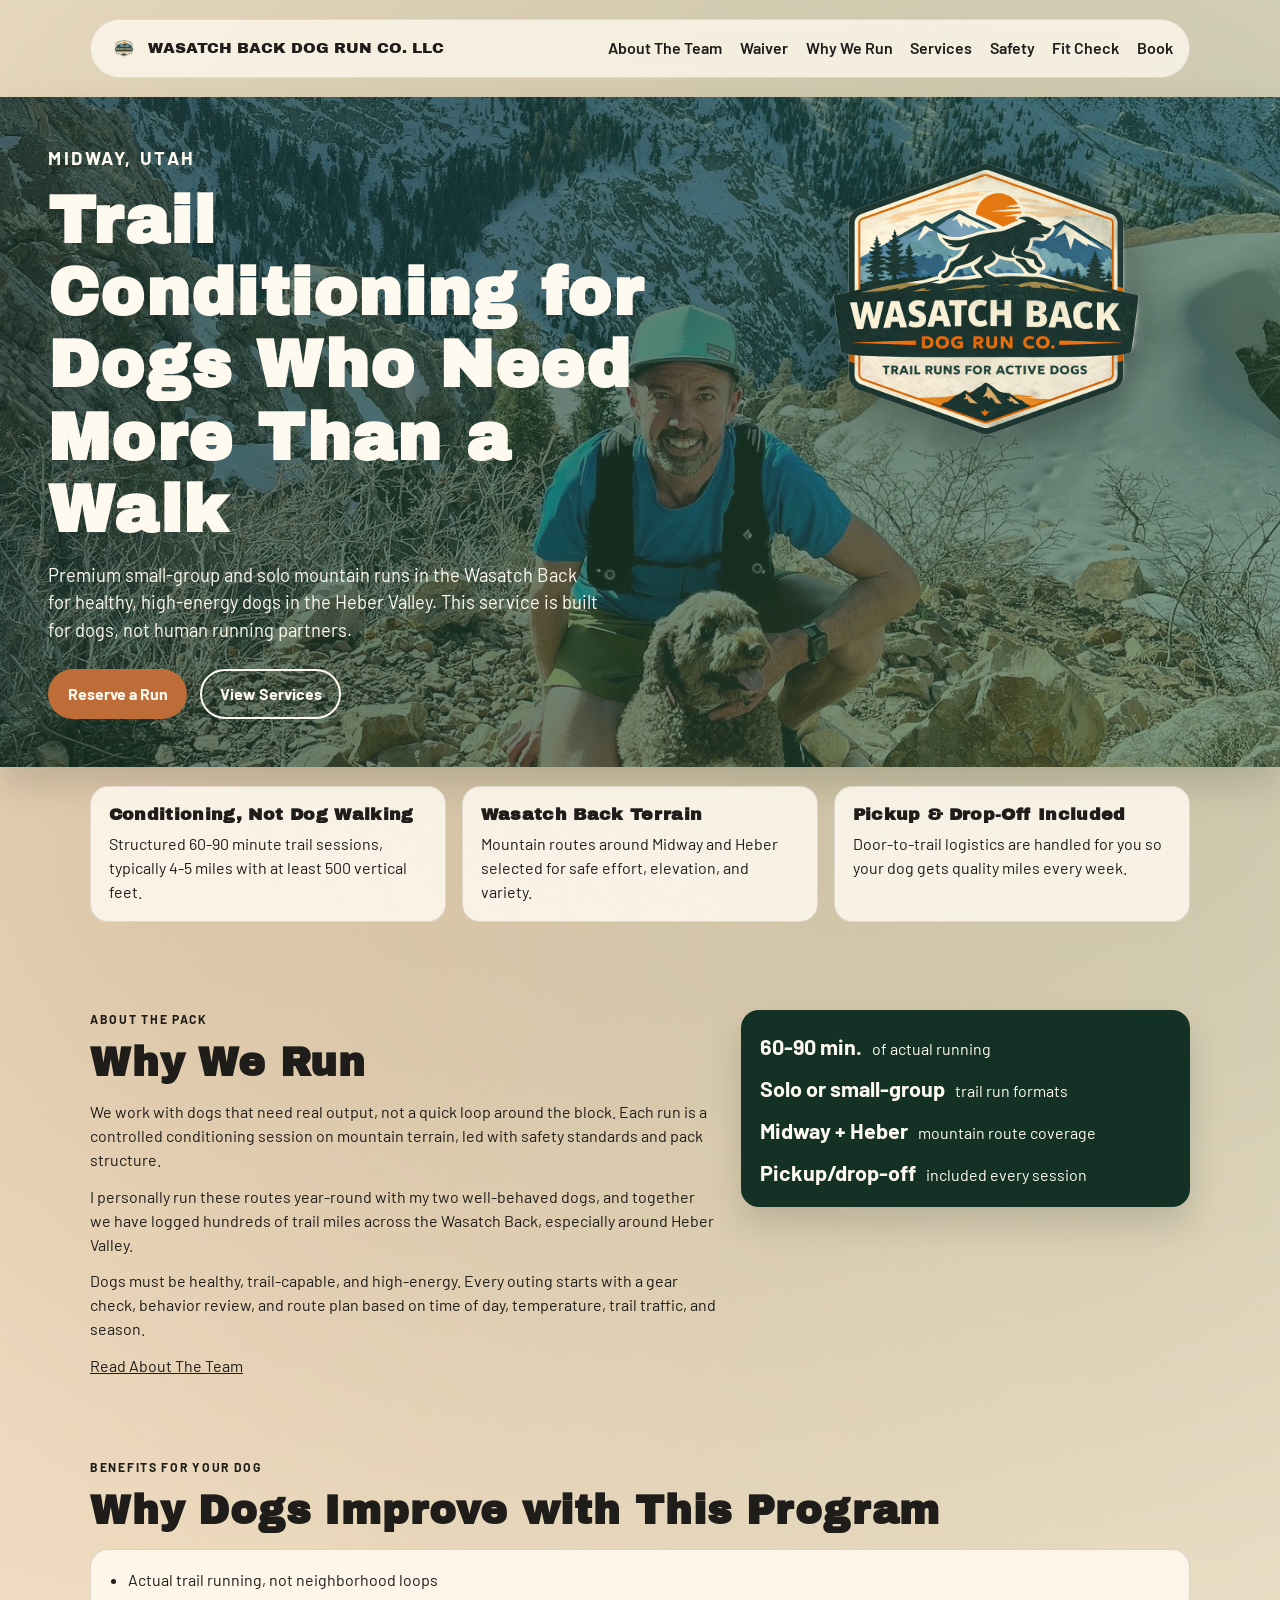
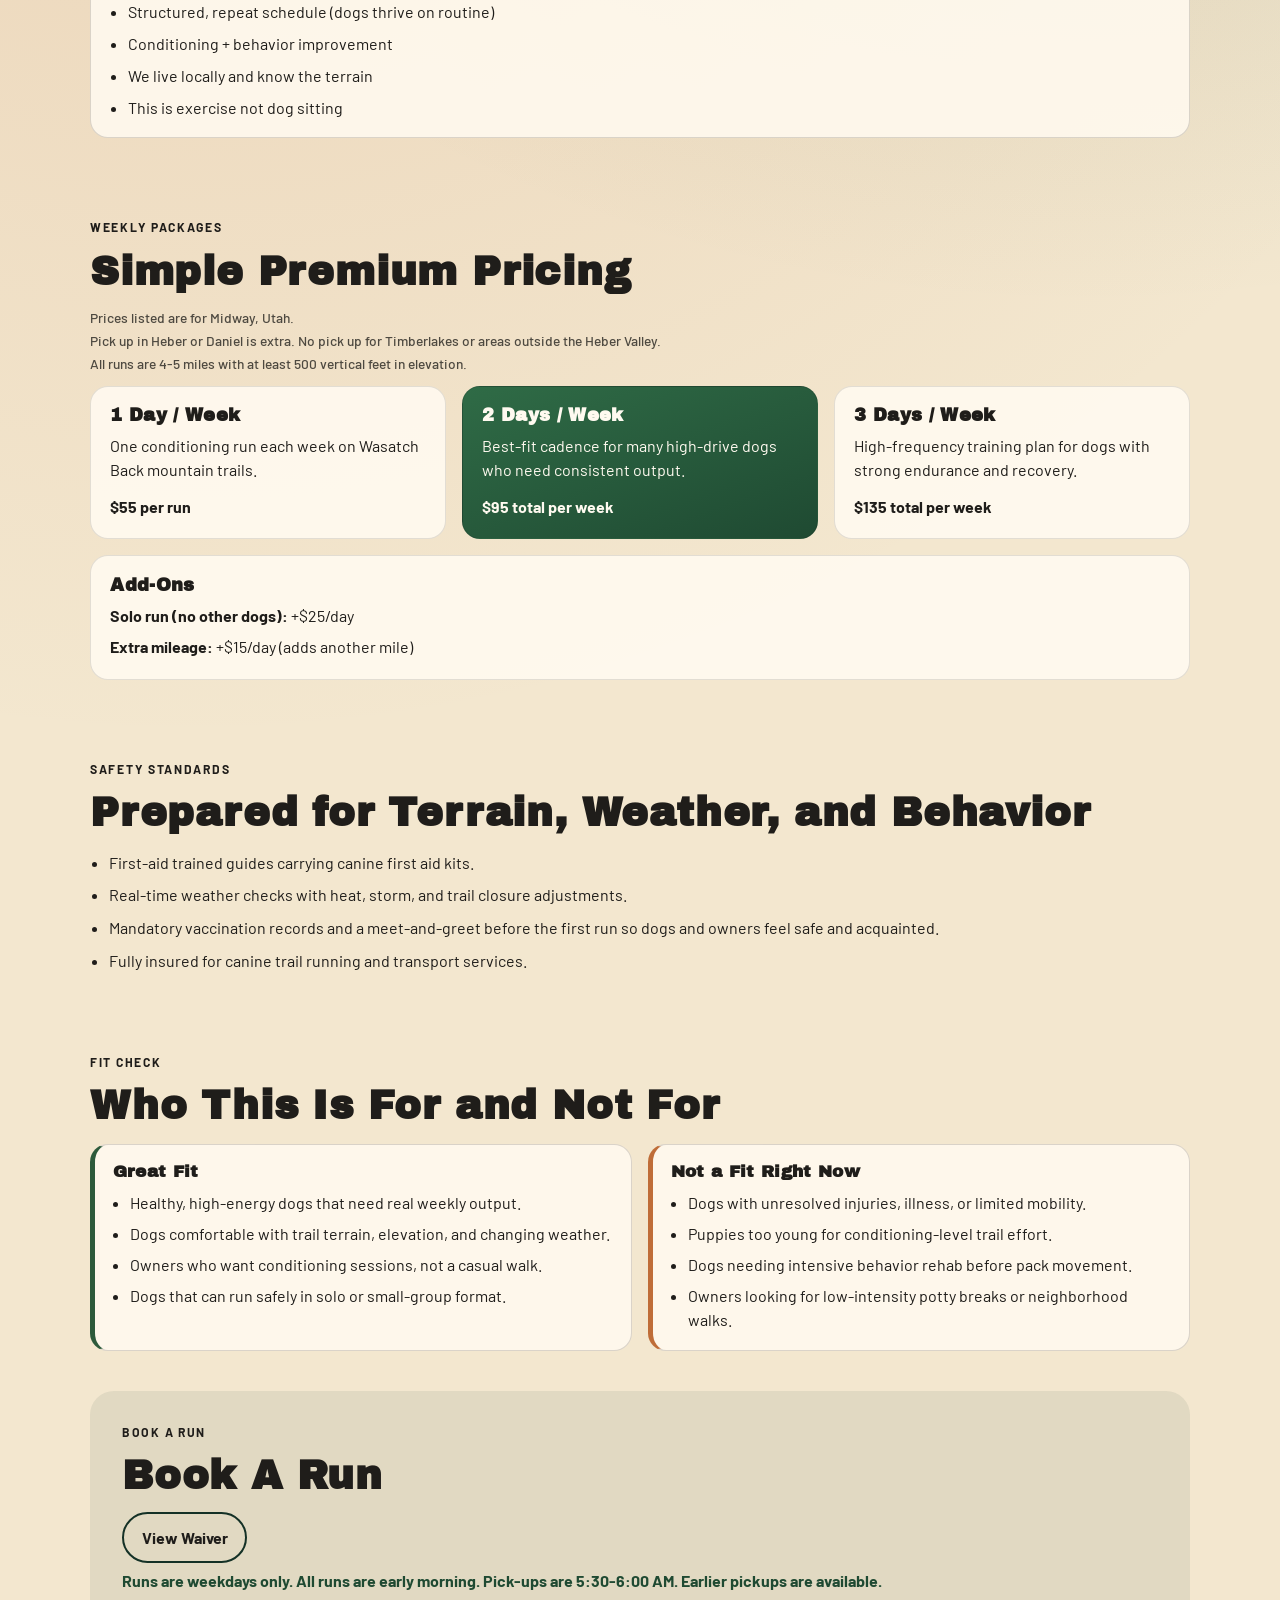
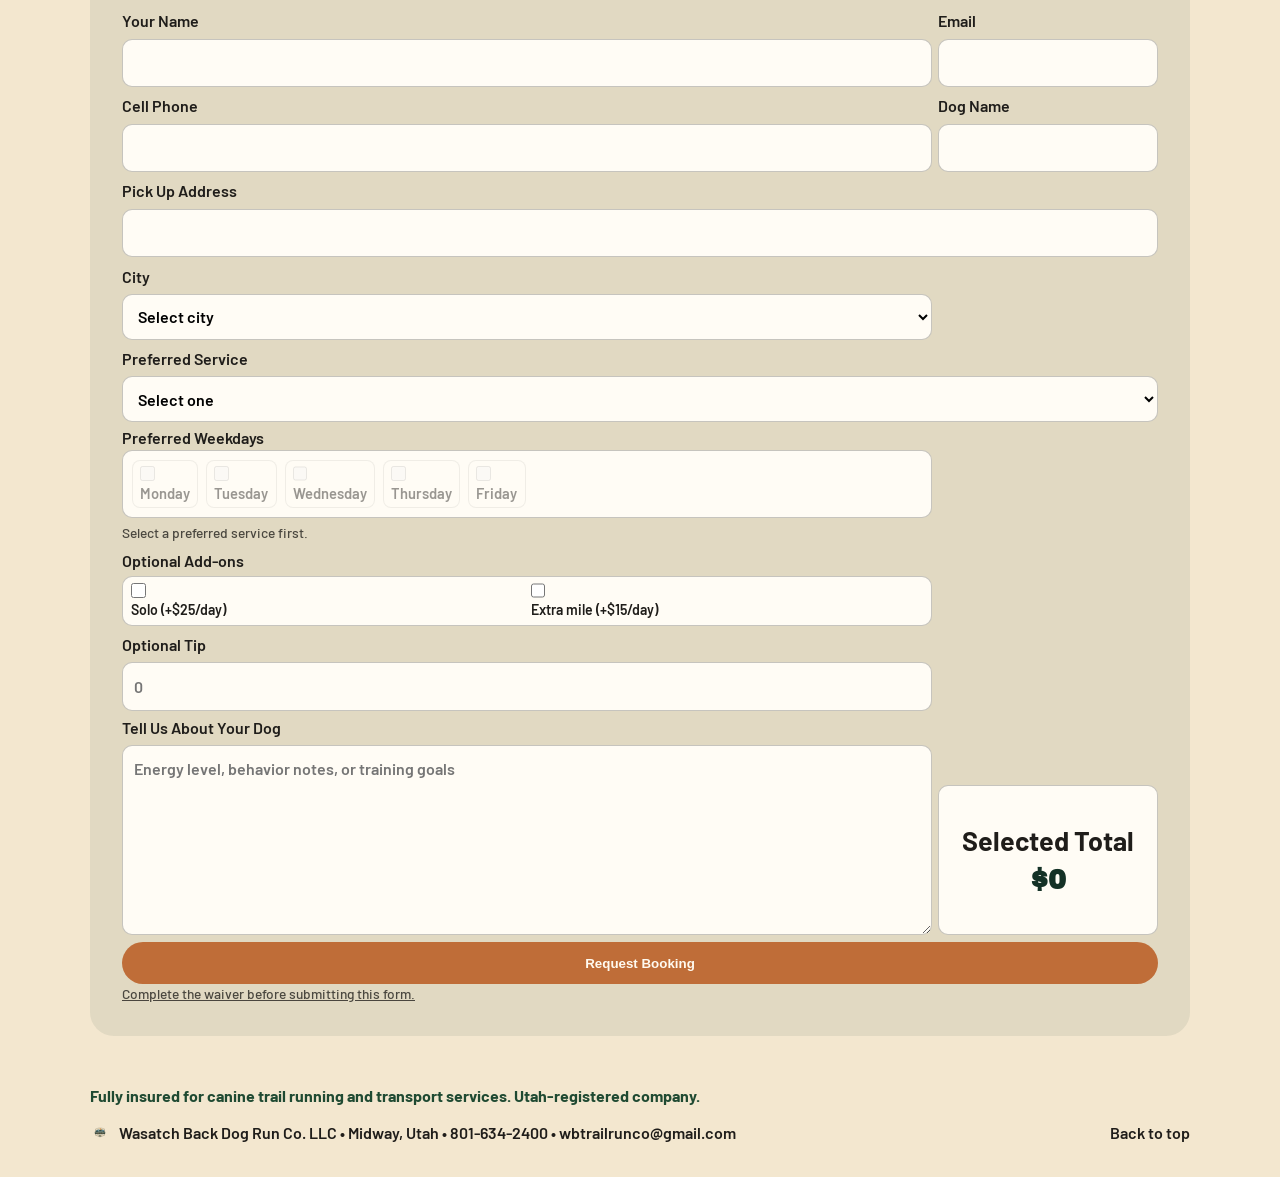
<file: wasatch-back-dog-run-co-deploy/index.html>
<!DOCTYPE html>
<html lang="en">
  <head>
    <meta charset="UTF-8" />
    <meta name="viewport" content="width=device-width, initial-scale=1.0" />
    <title>Wasatch Back Dog Run Co. LLC | Canine Trail Conditioning in Midway, Utah</title>
    <meta
      name="description"
      content="Premium canine trail running and conditioning in Midway, Utah. Structured mountain runs for high-energy dogs in the Wasatch Back, with pickup and drop-off included."
    />
    <link rel="preconnect" href="https://fonts.googleapis.com" />
    <link rel="preconnect" href="https://fonts.gstatic.com" crossorigin />
    <link
      href="https://fonts.googleapis.com/css2?family=Archivo+Black&family=Barlow:wght@400;500;600;700&display=swap"
      rel="stylesheet"
    />
    <link rel="stylesheet" href="styles.css" />
  </head>
  <body>
    <header class="site-header" id="top">
      <div class="brand">
        <img src="images/Logo.png" alt="Wasatch Back Dog Run Co. LLC logo" />
        <span>Wasatch Back Dog Run Co. LLC</span>
      </div>
      <button class="menu-toggle" aria-expanded="false" aria-controls="main-nav">
        Menu
      </button>
      <nav id="main-nav" class="site-nav" aria-label="Primary navigation">
        <a href="about-human-runner.html">About The Team</a>
        <a href="waiver.html">Waiver</a>
        <a href="#about">Why We Run</a>
        <a href="#services">Services</a>
        <a href="#safety">Safety</a>
        <a href="#fit">Fit Check</a>
        <a href="#book">Book</a>
      </nav>
    </header>

    <main>
      <section class="hero">
        <img class="hero-logo" src="images/Logo.png" alt="Wasatch Back Dog Run Co. LLC logo" />
        <div class="hero-content">
          <p class="eyebrow">Midway, Utah</p>
          <h1>Trail Conditioning for Dogs Who Need More Than a Walk</h1>
          <p>
            Premium small-group and solo mountain runs in the Wasatch Back for healthy,
            high-energy dogs in the Heber Valley. This service is built for dogs, not human
            running partners.
          </p>
          <div class="hero-actions">
            <a class="btn btn-solid" href="#book">Reserve a Run</a>
            <a class="btn btn-outline" href="#services">View Services</a>
          </div>
        </div>
      </section>

      <section class="highlights" aria-label="Business highlights">
        <article>
          <h2>Conditioning, Not Dog Walking</h2>
          <p>Structured 60-90 minute trail sessions, typically 4-5 miles with at least 500 vertical feet.</p>
        </article>
        <article>
          <h2>Wasatch Back Terrain</h2>
          <p>Mountain routes around Midway and Heber selected for safe effort, elevation, and variety.</p>
        </article>
        <article>
          <h2>Pickup & Drop-Off Included</h2>
          <p>Door-to-trail logistics are handled for you so your dog gets quality miles every week.</p>
        </article>
      </section>

      <section class="about section" id="about">
        <div class="section-text">
          <p class="eyebrow">About the Pack</p>
          <h2>Why We Run</h2>
          <p>
            We work with dogs that need real output, not a quick loop around the block. Each run is a
            controlled conditioning session on mountain terrain, led with safety standards and pack
            structure.
          </p>
          <p>
            I personally run these routes year-round with my two well-behaved dogs, and together we have
            logged hundreds of trail miles across the Wasatch Back, especially around Heber Valley.
          </p>
          <p>
            Dogs must be healthy, trail-capable, and high-energy. Every outing starts with a gear check,
            behavior review, and route plan based on time of day, temperature, trail traffic, and season.
          </p>
          <p><a href="about-human-runner.html">Read About The Team</a></p>
        </div>
        <div class="stats-card" aria-label="Key stats">
          <p><strong>60-90 min.</strong> of actual running</p>
          <p><strong>Solo or small-group</strong> trail run formats</p>
          <p><strong>Midway + Heber</strong> mountain route coverage</p>
          <p><strong>Pickup/drop-off</strong> included every session</p>
        </div>
      </section>

      <section class="benefits section" id="benefits">
        <p class="eyebrow">Benefits for Your Dog</p>
        <h2>Why Dogs Improve with This Program</h2>
        <div class="benefits-card">
          <ul>
            <li>Actual trail running, not neighborhood loops</li>
            <li>Structured, repeat schedule (dogs thrive on routine)</li>
            <li>Conditioning + behavior improvement</li>
            <li>We live locally and know the terrain</li>
            <li>This is exercise not dog sitting</li>
          </ul>
        </div>
      </section>

      <section class="services section" id="services">
        <p class="eyebrow">Weekly Packages</p>
        <h2>Simple Premium Pricing</h2>
        <div class="services-note">
          <p class="form-help">Prices listed are for Midway, Utah.</p>
          <p class="form-help">Pick up in Heber or Daniel is extra. No pick up for Timberlakes or areas outside the Heber Valley.</p>
          <p class="form-help">All runs are 4-5 miles with at least 500 vertical feet in elevation.</p>
        </div>
        <div class="service-grid">
          <article class="card">
            <h3>1 Day / Week</h3>
            <p>One conditioning run each week on Wasatch Back mountain trails.</p>
            <p class="price">$55 per run</p>
          </article>
          <article class="card featured">
            <h3>2 Days / Week</h3>
            <p>Best-fit cadence for many high-drive dogs who need consistent output.</p>
            <p class="price">$95 total per week</p>
          </article>
          <article class="card">
            <h3>3 Days / Week</h3>
            <p>High-frequency training plan for dogs with strong endurance and recovery.</p>
            <p class="price">$135 total per week</p>
          </article>
        </div>
        <div class="card addon-list">
          <h3>Add-Ons</h3>
          <p><strong>Solo run (no other dogs):</strong> +$25/day</p>
          <p><strong>Extra mileage:</strong> +$15/day (adds another mile)</p>
        </div>
      </section>

      <section class="safety section" id="safety">
        <p class="eyebrow">Safety Standards</p>
        <h2>Prepared for Terrain, Weather, and Behavior</h2>
        <ul>
          <li>First-aid trained guides carrying canine first aid kits.</li>
          <li>Real-time weather checks with heat, storm, and trail closure adjustments.</li>
          <li>Mandatory vaccination records and a meet-and-greet before the first run so dogs and owners feel safe and acquainted.</li>
          <li>Fully insured for canine trail running and transport services.</li>
        </ul>
      </section>

      <section class="fit section" id="fit">
        <p class="eyebrow">Fit Check</p>
        <h2>Who This Is For and Not For</h2>
        <div class="fit-grid">
          <article class="fit-card fit-yes">
            <h3>Great Fit</h3>
            <ul>
              <li>Healthy, high-energy dogs that need real weekly output.</li>
              <li>Dogs comfortable with trail terrain, elevation, and changing weather.</li>
              <li>Owners who want conditioning sessions, not a casual walk.</li>
              <li>Dogs that can run safely in solo or small-group format.</li>
            </ul>
          </article>
          <article class="fit-card fit-no">
            <h3>Not a Fit Right Now</h3>
            <ul>
              <li>Dogs with unresolved injuries, illness, or limited mobility.</li>
              <li>Puppies too young for conditioning-level trail effort.</li>
              <li>Dogs needing intensive behavior rehab before pack movement.</li>
              <li>Owners looking for low-intensity potty breaks or neighborhood walks.</li>
            </ul>
          </article>
        </div>
      </section>

      <section class="book section" id="book">
        <p class="eyebrow">Book a Run</p>
        <h2>Book A Run</h2>
        <div class="book-actions">
          <a class="btn btn-outline" href="waiver.html">View Waiver</a>
        </div>
        <p class="booking-note">Runs are weekdays only. All runs are early morning. Pick-ups are 5:30-6:00 AM. Earlier pickups are available.</p>
        <form class="booking-form" id="booking-form" action="https://formsubmit.co/wbtrailrunco@gmail.com" method="post">
          <input type="hidden" name="_subject" value="New Book a Run Submission - Wasatch Back Dog Run Co. LLC" />
          <input type="hidden" name="_captcha" value="false" />
          <input type="hidden" name="_next" value="http://www.wbtrailrunco.com/thank-you.html" />
          <input type="hidden" name="_cc" id="book-cc" />
          <input type="hidden" name="_replyto" id="book-replyto" />
          <input type="hidden" name="waiver_completed_at" id="waiver-completed-at" />
          <input type="hidden" name="waiver_submission" id="waiver-submission" />
          <input type="hidden" name="selected_total" id="selected-total" value="$0" />
          <label class="name-field">
            Your Name
            <input type="text" name="name" required />
          </label>
          <label class="email-field">
            Email
            <input type="email" name="email" required />
          </label>
          <label>
            Cell Phone
            <input type="tel" name="cell_phone" required />
          </label>
          <label>
            Dog Name
            <input type="text" name="dog" required />
          </label>
          <label class="pickup-address-field">
            Pick Up Address
            <input type="text" name="pickup_address" required />
          </label>
          <label class="pickup-city-field">
            City
            <select name="pickup_city" id="pickup-city" required>
              <option value="">Select city</option>
              <option value="Midway" data-price="0" data-per-day="false">Midway</option>
              <option value="Heber" data-price="15" data-per-day="true">Heber (+$15 pick-up & drop off/day)</option>
              <option value="Daniel" data-price="15" data-per-day="true">Daniel (+$15 pick-up & drop off/day)</option>
            </select>
          </label>
          <label class="service-field">
            Preferred Service
            <select name="service" id="service-select" required>
              <option value="">Select one</option>
              <option value="1 Day / Week Package" data-price="55" data-days="1">1 Day / Week Package - $55</option>
              <option value="2 Days / Week Package" data-price="95" data-days="2">2 Days / Week Package - $95</option>
              <option value="3 Days / Week Package" data-price="135" data-days="3">3 Days / Week Package - $135</option>
            </select>
          </label>
          <fieldset class="day-picks preferred-days-field">
            <legend>Preferred Weekdays</legend>
            <div class="day-options">
              <label class="check-item">
                <input type="checkbox" name="preferred_days[]" value="Monday" />
                Monday
              </label>
              <label class="check-item">
                <input type="checkbox" name="preferred_days[]" value="Tuesday" />
                Tuesday
              </label>
              <label class="check-item">
                <input type="checkbox" name="preferred_days[]" value="Wednesday" />
                Wednesday
              </label>
              <label class="check-item">
                <input type="checkbox" name="preferred_days[]" value="Thursday" />
                Thursday
              </label>
              <label class="check-item">
                <input type="checkbox" name="preferred_days[]" value="Friday" />
                Friday
              </label>
            </div>
            <span class="form-help" id="preferred-days-help">Check the days that work best based on your package.</span>
          </fieldset>
          <fieldset class="add-on-field day-picks">
            <legend>Optional Add-ons</legend>
            <div class="day-options add-on-options">
              <label class="check-item">
                <input type="checkbox" name="add_ons[]" value="Solo run" data-price="25" data-per-day="true" />
                Solo (+$25/day)
              </label>
              <label class="check-item">
                <input type="checkbox" name="add_ons[]" value="Extra mileage (+1 mile)" data-price="15" data-per-day="true" />
                Extra mile (+$15/day)
              </label>
            </div>
          </fieldset>
          <label class="tip-field">
            Optional Tip
            <input type="number" name="optional_tip" id="optional-tip" min="0" step="1" placeholder="0" inputmode="numeric" />
          </label>
          <label class="notes-field">
            Tell Us About Your Dog
            <textarea name="notes" rows="4" placeholder="Energy level, behavior notes, or training goals" required></textarea>
          </label>
          <div class="cost-window" aria-live="polite">
            <p>Selected Total</p>
            <p class="cost-amount" id="cost-amount">$0</p>
          </div>
          <button class="btn btn-solid" type="submit">Request Booking</button>
        </form>
        <p class="form-help" id="waiver-booking-status">
          <a href="waiver.html">Complete the waiver before submitting this form.</a>
        </p>
      </section>
    </main>

    <footer class="site-footer">
      <p class="insured-note">Fully insured for canine trail running and transport services. Utah-registered company.</p>
      <p><img class="footer-logo" src="images/Logo.png" alt="Wasatch Back Dog Run Co. LLC logo" /> Wasatch Back Dog Run Co. LLC • Midway, Utah • 801-634-2400 • wbtrailrunco@gmail.com</p>
      <a href="#top">Back to top</a>
    </footer>

    <script src="script.js"></script>
  </body>
</html>
</file>
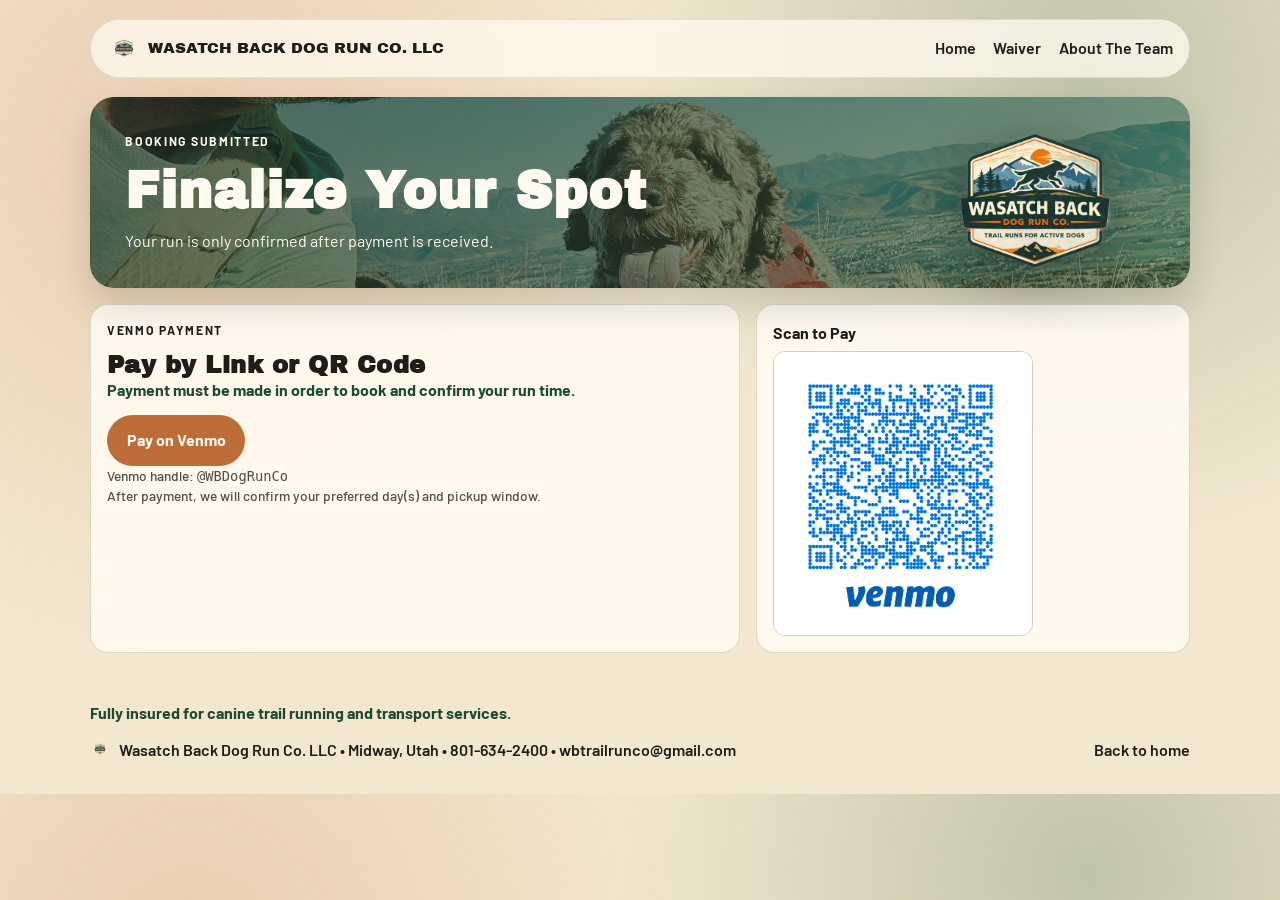
<file: wasatch-back-dog-run-co-deploy/payment.html>
<!DOCTYPE html>
<html lang="en">
  <head>
    <meta charset="UTF-8" />
    <meta name="viewport" content="width=device-width, initial-scale=1.0" />
    <title>Payment | Wasatch Back Dog Run Co. LLC</title>
    <meta
      name="description"
      content="Complete payment for your Wasatch Back Dog Run Co. LLC booking with Venmo."
    />
    <link rel="preconnect" href="https://fonts.googleapis.com" />
    <link rel="preconnect" href="https://fonts.gstatic.com" crossorigin />
    <link
      href="https://fonts.googleapis.com/css2?family=Archivo+Black&family=Barlow:wght@400;500;600;700&display=swap"
      rel="stylesheet"
    />
    <link rel="stylesheet" href="styles.css" />
  </head>
  <body>
    <header class="site-header" id="top">
      <div class="brand">
        <img src="images/Logo.png" alt="Wasatch Back Dog Run Co. LLC logo" />
        <span>Wasatch Back Dog Run Co. LLC</span>
      </div>
      <button class="menu-toggle" aria-expanded="false" aria-controls="main-nav">
        Menu
      </button>
      <nav id="main-nav" class="site-nav" aria-label="Primary navigation">
        <a href="index.html">Home</a>
        <a href="waiver.html">Waiver</a>
        <a href="about-human-runner.html">About The Team</a>
      </nav>
    </header>

    <main>
      <section class="payment-alt">
        <div class="payment-banner">
          <img class="payment-banner-logo" src="images/Logo.png" alt="Wasatch Back Dog Run Co. LLC logo" />
          <p class="eyebrow">Booking Submitted</p>
          <h1>Finalize Your Spot</h1>
          <p>Your run is only confirmed after payment is received.</p>
        </div>

        <div class="payment-panel">
          <div class="payment-copy">
            <p class="eyebrow">Venmo Payment</p>
            <h2>Pay by Link or QR Code</h2>
            <p class="payment-required">Payment must be made in order to book and confirm your run time.</p>
            <a class="btn btn-solid" href="https://account.venmo.com/u/WBDogRunCo" target="_blank" rel="noopener noreferrer">Pay on Venmo</a>
            <p class="form-help">Venmo handle: <code>@WBDogRunCo</code></p>
            <p class="form-help">After payment, we will confirm your preferred day(s) and pickup window.</p>
          </div>

          <div class="payment-qr-card qr-wrap">
            <p><strong>Scan to Pay</strong></p>
            <img class="payment-qr" src="images/Venmo.png" alt="Venmo QR code for Wasatch Back Dog Run Co. LLC" />
          </div>
        </div>
      </section>
    </main>

    <footer class="site-footer">
      <p class="insured-note">Fully insured for canine trail running and transport services.</p>
      <p><img class="footer-logo" src="images/Logo.png" alt="Wasatch Back Dog Run Co. LLC logo" /> Wasatch Back Dog Run Co. LLC • Midway, Utah • 801-634-2400 • wbtrailrunco@gmail.com</p>
      <a href="index.html">Back to home</a>
    </footer>

    <script src="script.js"></script>
  </body>
</html>
</file>
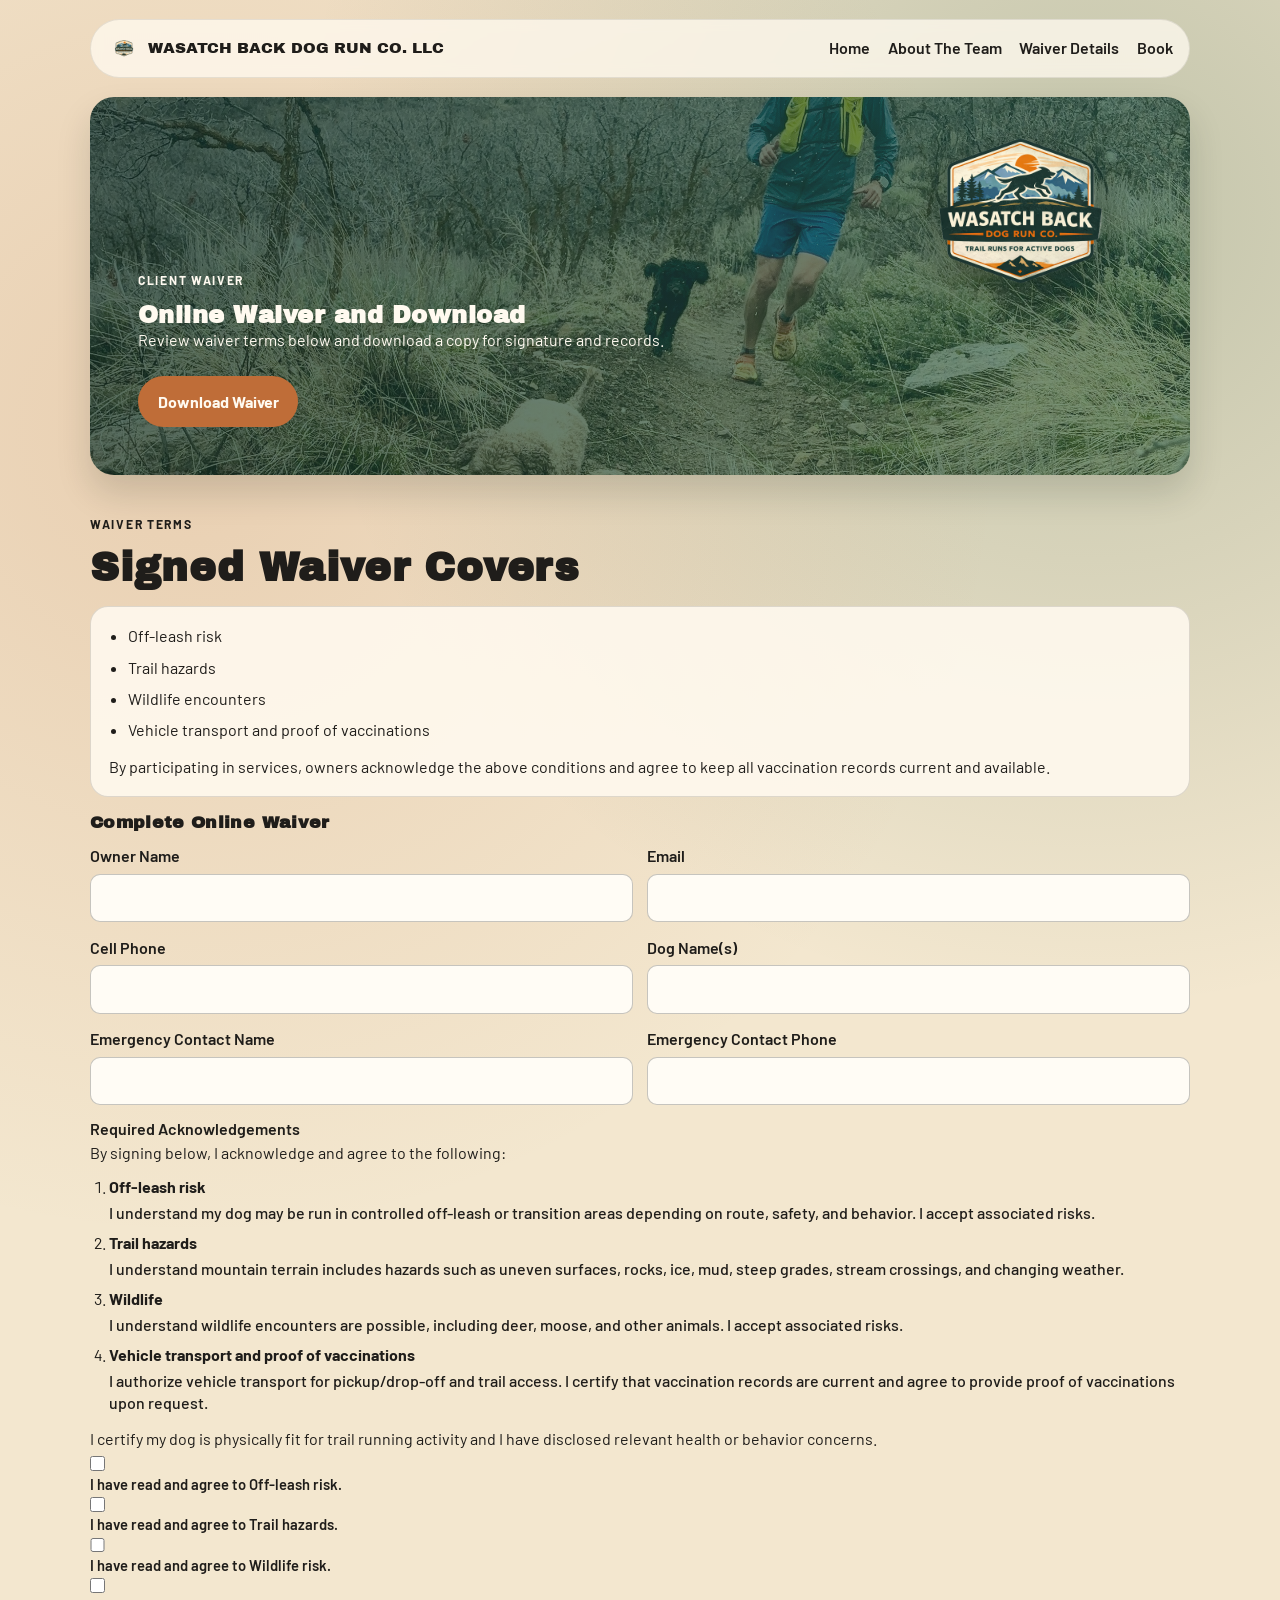
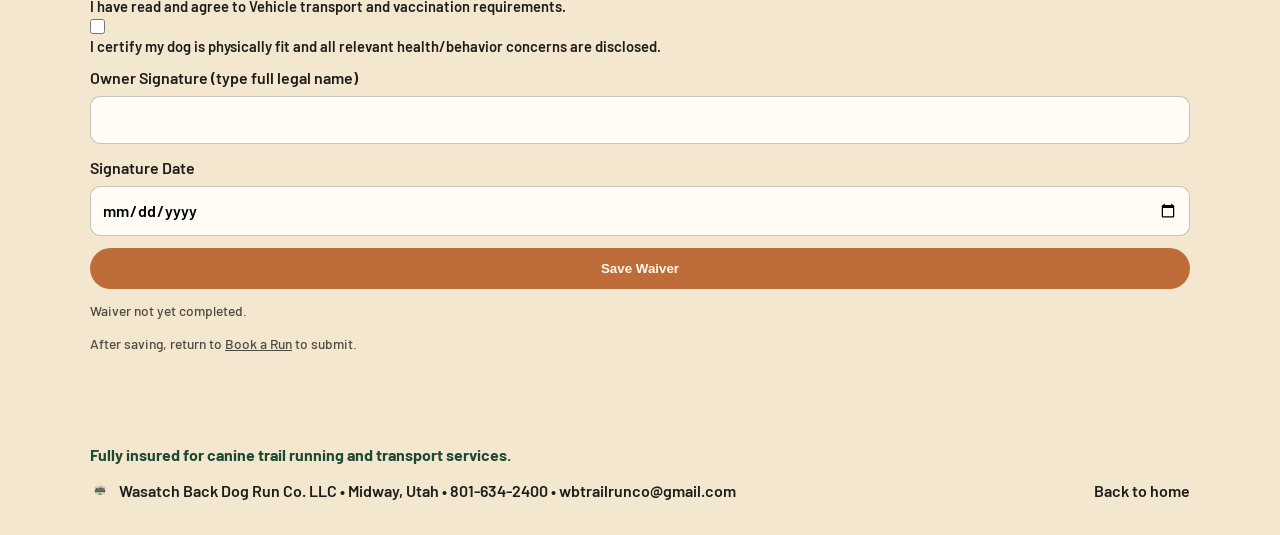
<file: wasatch-back-dog-run-co-deploy/waiver.html>
<!DOCTYPE html>
<html lang="en">
  <head>
    <meta charset="UTF-8" />
    <meta name="viewport" content="width=device-width, initial-scale=1.0" />
    <title>Waiver | Wasatch Back Dog Run Co. LLC</title>
    <meta
      name="description"
      content="Download and review the Wasatch Back Dog Run Co. LLC client waiver for trail running and transport services."
    />
    <link rel="preconnect" href="https://fonts.googleapis.com" />
    <link rel="preconnect" href="https://fonts.gstatic.com" crossorigin />
    <link
      href="https://fonts.googleapis.com/css2?family=Archivo+Black&family=Barlow:wght@400;500;600;700&display=swap"
      rel="stylesheet"
    />
    <link rel="stylesheet" href="styles.css" />
  </head>
  <body>
    <header class="site-header" id="top">
      <div class="brand">
        <img src="images/Logo.png" alt="Wasatch Back Dog Run Co. LLC logo" />
        <span>Wasatch Back Dog Run Co. LLC</span>
      </div>
      <button class="menu-toggle" aria-expanded="false" aria-controls="main-nav">
        Menu
      </button>
      <nav id="main-nav" class="site-nav" aria-label="Primary navigation">
        <a href="index.html">Home</a>
        <a href="about-human-runner.html">About The Team</a>
        <a href="#waiver">Waiver Details</a>
        <a href="index.html#book">Book</a>
      </nav>
    </header>

    <main>
      <section class="inner-hero waiver-hero">
        <img class="waiver-hero-logo" src="images/Logo.png" alt="Wasatch Back Dog Run Co. LLC logo" />
        <div class="hero-content">
          <p class="eyebrow">Client Waiver</p>
          <h1>Online Waiver and Download</h1>
          <p>
            Review waiver terms below and download a copy for signature and records.
          </p>
          <div class="hero-actions">
            <a class="btn btn-solid" href="waiver-template.txt" download>Download Waiver</a>
          </div>
        </div>
      </section>

      <section class="section" id="waiver">
        <p class="eyebrow">Waiver Terms</p>
        <h2>Signed Waiver Covers</h2>
        <div class="waiver-card">
          <ul class="waiver-list">
            <li>Off-leash risk</li>
            <li>Trail hazards</li>
            <li>Wildlife encounters</li>
            <li>Vehicle transport and proof of vaccinations</li>
          </ul>
          <p>
            By participating in services, owners acknowledge the above conditions and agree to keep all
            vaccination records current and available.
          </p>
        </div>
        <form class="waiver-form" id="waiver-form" action="https://formsubmit.co/wbtrailrunco@gmail.com" method="post">
          <input type="hidden" name="_subject" value="New Waiver Submission - Wasatch Back Dog Run Co. LLC" />
          <input type="hidden" name="_captcha" value="false" />
          <input type="hidden" name="_next" value="http://www.wbtrailrunco.com/index.html#book" />
          <input type="hidden" name="_cc" id="waiver-cc" />
          <input type="hidden" name="_replyto" id="waiver-replyto" />
          <h3>Complete Online Waiver</h3>
          <div class="waiver-grid">
            <label>
              Owner Name
              <input type="text" name="owner_name" required />
            </label>
            <label>
              Email
              <input type="email" name="owner_email" required />
            </label>
            <label>
              Cell Phone
              <input type="tel" name="owner_cell_phone" required />
            </label>
            <label>
              Dog Name(s)
              <input type="text" name="dog_names" required />
            </label>
            <label>
              Emergency Contact Name
              <input type="text" name="emergency_name" required />
            </label>
            <label>
              Emergency Contact Phone
              <input type="tel" name="emergency_phone" required />
            </label>
          </div>

          <fieldset class="day-picks">
            <legend>Required Acknowledgements</legend>
            <p>By signing below, I acknowledge and agree to the following:</p>
            <ol class="waiver-definitions">
              <li>
                <strong>Off-leash risk</strong>
                <p>
                  I understand my dog may be run in controlled off-leash or transition areas depending on route,
                  safety, and behavior. I accept associated risks.
                </p>
              </li>
              <li>
                <strong>Trail hazards</strong>
                <p>
                  I understand mountain terrain includes hazards such as uneven surfaces, rocks, ice, mud, steep
                  grades, stream crossings, and changing weather.
                </p>
              </li>
              <li>
                <strong>Wildlife</strong>
                <p>
                  I understand wildlife encounters are possible, including deer, moose, and other animals. I accept
                  associated risks.
                </p>
              </li>
              <li>
                <strong>Vehicle transport and proof of vaccinations</strong>
                <p>
                  I authorize vehicle transport for pickup/drop-off and trail access. I certify that vaccination
                  records are current and agree to provide proof of vaccinations upon request.
                </p>
              </li>
            </ol>
            <p>
              I certify my dog is physically fit for trail running activity and I have disclosed relevant health or
              behavior concerns.
            </p>
            <label class="check-item">
              <input type="checkbox" name="ack_off_leash" value="Accepted" required />
              I have read and agree to Off-leash risk.
            </label>
            <label class="check-item">
              <input type="checkbox" name="ack_trail_hazards" value="Accepted" required />
              I have read and agree to Trail hazards.
            </label>
            <label class="check-item">
              <input type="checkbox" name="ack_wildlife" value="Accepted" required />
              I have read and agree to Wildlife risk.
            </label>
            <label class="check-item">
              <input type="checkbox" name="ack_transport_vax" value="Accepted" required />
              I have read and agree to Vehicle transport and vaccination requirements.
            </label>
            <label class="check-item">
              <input type="checkbox" name="ack_fitness_disclosure" value="Accepted" required />
              I certify my dog is physically fit and all relevant health/behavior concerns are disclosed.
            </label>
          </fieldset>

          <label>
            Owner Signature (type full legal name)
            <input type="text" name="signature" required />
          </label>
          <label>
            Signature Date
            <input type="date" name="signature_date" required />
          </label>
          <button class="btn btn-solid" type="submit">Save Waiver</button>
          <p class="form-help" id="waiver-status">Waiver not yet completed.</p>
          <p class="form-help">After saving, return to <a href="index.html#book">Book a Run</a> to submit.</p>
        </form>
      </section>
    </main>

    <footer class="site-footer">
      <p class="insured-note">Fully insured for canine trail running and transport services.</p>
      <p><img class="footer-logo" src="images/Logo.png" alt="Wasatch Back Dog Run Co. LLC logo" /> Wasatch Back Dog Run Co. LLC • Midway, Utah • 801-634-2400 • wbtrailrunco@gmail.com</p>
      <a href="index.html">Back to home</a>
    </footer>

    <script src="script.js"></script>
  </body>
</html>
</file>
<file: wasatch-back-dog-run-co-deploy/styles.css>
:root {
  --pine: #143126;
  --moss: #2d5a3b;
  --clay: #bf6d38;
  --sand: #f3e7cf;
  --snow: #fffaf0;
  --ink: #1f1d1a;
  --max: 1100px;
  --radius: 18px;
  --shadow: 0 18px 34px rgba(11, 24, 18, 0.15);
}

* {
  box-sizing: border-box;
}

body {
  margin: 0;
  font-family: "Barlow", sans-serif;
  color: var(--ink);
  background:
    radial-gradient(circle at 15% 20%, rgba(191, 109, 56, 0.2), transparent 40%),
    radial-gradient(circle at 85% 10%, rgba(45, 90, 59, 0.25), transparent 36%),
    var(--sand);
  line-height: 1.5;
}

h1,
h2,
h3 {
  font-family: "Archivo Black", sans-serif;
  letter-spacing: 0.02em;
  line-height: 1.1;
  margin: 0;
}

p,
ul {
  margin: 0;
}

a {
  color: inherit;
}

.site-header {
  width: min(var(--max), 92%);
  margin: 1.2rem auto;
  display: flex;
  align-items: center;
  justify-content: space-between;
  background: rgba(255, 250, 240, 0.76);
  border: 1px solid rgba(31, 29, 26, 0.1);
  border-radius: 999px;
  padding: 0.7rem 1rem;
  backdrop-filter: blur(6px);
  position: sticky;
  top: 0.5rem;
  z-index: 20;
}

.brand {
  display: flex;
  align-items: center;
  gap: 0.45rem;
  font-family: "Archivo Black", sans-serif;
  font-size: 0.95rem;
  text-transform: uppercase;
}

.brand img {
  width: 34px;
  height: 34px;
  object-fit: contain;
}

.brand span {
  line-height: 1;
}

.site-nav {
  display: flex;
  gap: 1.1rem;
  font-weight: 600;
}

.site-nav a {
  text-decoration: none;
}

.menu-toggle {
  display: none;
}

main {
  width: min(var(--max), 92%);
  margin: 0 auto 3rem;
}

.inner-hero {
  position: relative;
  min-height: 42vh;
  border-radius: 24px;
  padding: 3rem;
  display: grid;
  align-items: end;
  margin-top: 1rem;
  background:
    linear-gradient(120deg, rgba(20, 49, 38, 0.73), rgba(45, 90, 59, 0.61)),
    url("images/2nd Page.JPG") center / cover;
  color: var(--snow);
  box-shadow: var(--shadow);
}

.waiver-hero {
  background:
    linear-gradient(120deg, rgba(20, 49, 38, 0.73), rgba(45, 90, 59, 0.61)),
    url("images/IMG_1399.JPG") center / cover;
}

.payment-hero {
  background:
    linear-gradient(120deg, rgba(20, 49, 38, 0.73), rgba(45, 90, 59, 0.61)),
    url("images/Venmo Hero.JPG") center 64% / cover;
}

.thank-you-hero {
  background:
    linear-gradient(120deg, rgba(20, 49, 38, 0.73), rgba(45, 90, 59, 0.61)),
    url("images/Thankyou.JPG") center 48% / cover;
}

.thank-you-title {
  font-size: clamp(2.3rem, 7vw, 4.8rem);
}

.thank-you-hero-logo {
  position: absolute;
  top: 1rem;
  right: 1rem;
  width: clamp(220px, 26vw, 360px);
  height: auto;
  object-fit: contain;
  filter: drop-shadow(0 10px 28px rgba(0, 0, 0, 0.35));
}

.payment-hero-logo {
  position: absolute;
  top: 1rem;
  right: 1rem;
  width: clamp(130px, 18vw, 240px);
  height: auto;
  object-fit: contain;
  filter: drop-shadow(0 10px 28px rgba(0, 0, 0, 0.35));
}

.inner-hero-logo {
  position: absolute;
  top: 1rem;
  right: 1rem;
  width: clamp(190px, 24vw, 340px);
  height: auto;
  object-fit: contain;
  transform: none;
  filter: drop-shadow(0 10px 28px rgba(0, 0, 0, 0.35));
}

.waiver-hero-logo {
  position: absolute;
  top: 1rem;
  right: 1rem;
  width: clamp(190px, 24vw, 340px);
  height: auto;
  object-fit: contain;
  filter: drop-shadow(0 10px 28px rgba(0, 0, 0, 0.35));
}

.hero {
  position: relative;
  min-height: 70vh;
  border-radius: 0;
  padding: 3rem;
  display: grid;
  align-items: end;
  margin-top: 1rem;
  width: 100vw;
  margin-left: calc(50% - 50vw);
  margin-right: calc(50% - 50vw);
  background:
    linear-gradient(120deg, rgba(20, 49, 38, 0.70), rgba(45, 90, 59, 0.60)),
    url("images/wasatch-hero.jpg") center 82% / cover,
    url("https://images.unsplash.com/photo-1552053831-71594a27632d?auto=format&fit=crop&w=1700&q=80")
      center / cover;
  color: var(--snow);
  box-shadow: var(--shadow);
}

.hero-logo {
  position: absolute;
  top: 1.2rem;
  right: 0.4rem;
  width: clamp(360px, 45vw, 645px);
  height: auto;
  object-fit: contain;
  filter: drop-shadow(0 10px 28px rgba(0, 0, 0, 0.35));
}

.hero-content {
  max-width: 620px;
}

.eyebrow {
  text-transform: uppercase;
  letter-spacing: 0.14em;
  font-weight: 700;
  font-size: 0.76rem;
  margin-bottom: 0.8rem;
}

.hero h1 {
  font-size: clamp(2rem, 7vw, 4.1rem);
  margin-bottom: 1rem;
}

.hero p {
  font-size: 1.15rem;
  max-width: 55ch;
}

.hero-actions {
  margin-top: 1.5rem;
  display: flex;
  gap: 0.8rem;
  flex-wrap: wrap;
}

.btn {
  display: inline-flex;
  align-items: center;
  justify-content: center;
  border-radius: 999px;
  padding: 0.7rem 1.1rem;
  text-decoration: none;
  border: 2px solid transparent;
  font-weight: 700;
}

.btn-solid {
  background: var(--clay);
  color: var(--snow);
}

.btn-outline {
  border-color: var(--snow);
}

.highlights {
  margin: 1.2rem 0 3rem;
  display: grid;
  gap: 1rem;
  grid-template-columns: repeat(3, minmax(0, 1fr));
}

.highlights article {
  background: rgba(255, 250, 240, 0.85);
  border: 1px solid rgba(31, 29, 26, 0.12);
  border-radius: var(--radius);
  padding: 1.1rem;
}

.highlights h2 {
  font-size: 1.08rem;
  margin-bottom: 0.5rem;
}

.section {
  padding: 2.5rem 0;
}

.about {
  display: grid;
  gap: 1.4rem;
  grid-template-columns: 1.4fr 1fr;
  align-items: start;
}

.section h2 {
  font-size: clamp(1.5rem, 4vw, 2.5rem);
  margin-bottom: 0.9rem;
}

.section-text p + p {
  margin-top: 0.8rem;
}

.stats-card {
  border-radius: var(--radius);
  background: var(--pine);
  color: var(--snow);
  padding: 1.2rem;
  display: grid;
  gap: 0.6rem;
  box-shadow: var(--shadow);
}

.stats-card strong {
  font-size: 1.35rem;
  margin-right: 0.4rem;
}

.service-grid {
  display: grid;
  grid-template-columns: repeat(3, minmax(0, 1fr));
  gap: 1rem;
}

.card {
  background: rgba(255, 250, 240, 0.9);
  border: 1px solid rgba(31, 29, 26, 0.12);
  border-radius: var(--radius);
  padding: 1.2rem;
}

.card.featured {
  background: linear-gradient(160deg, #2f6b46, #1f4a32);
  color: var(--snow);
  transform: translateY(-8px);
}

.services .card.featured {
  transform: none;
}

.services-note {
  display: grid;
  gap: 0.15rem;
  margin-bottom: 0.7rem;
}

.card h3 {
  font-size: 1.12rem;
  margin-bottom: 0.55rem;
}

.addon-list {
  margin-top: 1rem;
}

.addon-list p + p {
  margin-top: 0.45rem;
}

.price {
  margin-top: 0.8rem;
  font-weight: 700;
}

.safety ul {
  padding-left: 1.2rem;
  margin-top: 1rem;
}

.safety li + li {
  margin-top: 0.55rem;
}

.fit-grid {
  margin-top: 1rem;
  display: grid;
  grid-template-columns: repeat(2, minmax(0, 1fr));
  gap: 1rem;
}

.fit-card {
  border-radius: var(--radius);
  padding: 1.1rem;
  border: 1px solid rgba(31, 29, 26, 0.16);
  background: rgba(255, 250, 240, 0.85);
}

.fit-card h3 {
  font-size: 1.06rem;
  margin-bottom: 0.6rem;
}

.fit-card ul {
  padding-left: 1.1rem;
}

.fit-card li + li {
  margin-top: 0.45rem;
}

.fit-yes {
  border-left: 5px solid #2d5a3b;
}

.fit-no {
  border-left: 5px solid #bf6d38;
}

.benefits-card {
  margin-top: 1rem;
  border-radius: var(--radius);
  border: 1px solid rgba(31, 29, 26, 0.16);
  background: rgba(255, 250, 240, 0.88);
  padding: 1.1rem;
}

.benefits-card ul {
  margin: 0;
  padding-left: 1.2rem;
}

.benefits-card li + li {
  margin-top: 0.5rem;
}

.story-grid {
  margin-top: 1rem;
  display: grid;
  grid-template-columns: repeat(2, minmax(0, 1fr));
  gap: 1rem;
}

.story-card {
  border-radius: var(--radius);
  border: 1px solid rgba(31, 29, 26, 0.15);
  background: rgba(255, 250, 240, 0.88);
  padding: 1.1rem;
}

.story-card h3 {
  font-size: 1.03rem;
  margin-bottom: 0.5rem;
}

.gallery-grid {
  margin-top: 1rem;
  display: grid;
  grid-template-columns: repeat(3, minmax(0, 1fr));
  gap: 1rem;
}

.gallery-item {
  margin: 0;
  border-radius: var(--radius);
  overflow: hidden;
  box-shadow: var(--shadow);
  aspect-ratio: 4 / 3;
}

.gallery-item img {
  width: 100%;
  height: 100%;
  object-fit: cover;
  display: block;
}

.gallery-item.img-5510 img {
  object-position: center bottom;
}

.gallery-item.battle img {
  object-position: center bottom;
}

.gallery-item.two-boys img {
  object-position: center 60%;
}

.partners-layout {
  margin-top: 1rem;
  display: grid;
  grid-template-columns: 1fr 1fr;
  gap: 1rem;
  align-items: start;
}

.partners-photo {
  margin: 0;
  border-radius: var(--radius);
  overflow: hidden;
  box-shadow: var(--shadow);
}

.partners-photo img {
  width: 100%;
  height: auto;
  object-fit: contain;
  display: block;
}

.partners-text {
  border-radius: var(--radius);
  border: 1px solid rgba(31, 29, 26, 0.16);
  background: rgba(255, 250, 240, 0.9);
  padding: 1.1rem;
}

.partners-text p + p {
  margin-top: 0.8rem;
}

.book {
  border-radius: 24px;
  padding: 2rem;
  background: rgba(20, 49, 38, 0.08);
}

.book-actions {
  margin-top: 0.4rem;
}

.book .btn-outline {
  border-color: var(--pine);
}

.booking-note {
  margin-top: 0.4rem;
  font-weight: 700;
  color: #1f4a32;
}

.booking-form {
  margin-top: 1rem;
  display: grid;
  gap: 0.45rem 0.38rem;
  grid-template-columns: minmax(0, 1.95fr) minmax(220px, 0.35fr);
  align-items: start;
}

.booking-form label {
  display: grid;
  gap: 0.35rem;
  font-weight: 600;
}

.booking-form .name-field {
  grid-column: 1 / 2;
  grid-row: 1;
}

.booking-form .email-field {
  grid-column: 2 / 3;
  grid-row: 1;
}

.booking-form .pickup-address-field {
  grid-column: 1 / -1;
}

.booking-form .pickup-city-field {
  grid-column: 1 / 2;
}

.day-picks {
  margin: 0;
  padding: 0;
  border: 0;
  background: transparent;
  display: grid;
  gap: 0.35rem;
  grid-column: 1 / -1;
}

.booking-form .day-picks {
  grid-column: 1 / -1;
  align-self: start;
}

.booking-form .service-field {
  grid-column: 1 / -1;
  align-self: start;
}

.booking-form .add-on-field {
  grid-column: 1 / 2;
  align-self: start;
}

.booking-form .tip-field {
  grid-column: 1 / 2;
  align-self: start;
}

.add-on-field {
  border: 0;
  background: transparent;
  padding: 0;
}

.add-on-field legend {
  padding: 0;
  margin: 0 0 0.35rem 0;
  background: transparent;
  border-radius: 0;
  line-height: 1.2;
  color: var(--ink);
  font-weight: 600;
}

.add-on-field .add-on-options {
  display: grid;
  grid-template-columns: repeat(2, minmax(0, 1fr));
  gap: 0.2rem 0.45rem;
  border: 1px solid rgba(31, 29, 26, 0.25);
  border-radius: 10px;
  background: #fffcf5;
  padding: 0.4rem 0.5rem;
}

.add-on-field .check-item {
  border: 0;
  border-radius: 0;
  background: transparent;
  padding: 0;
  align-items: center;
  line-height: 1.05;
  font-size: 0.88rem;
  white-space: nowrap;
}

.day-picks legend {
  font-weight: 600;
  padding: 0;
}

.day-options {
  display: flex;
  flex-wrap: wrap;
  gap: 0.32rem 0.5rem;
}

.check-item {
  display: flex;
  align-items: center;
  gap: 0.35rem;
  font-weight: 600;
  font-size: 0.92rem;
  line-height: 1;
}

.check-item input {
  width: 0.92rem;
  height: 0.92rem;
  margin: 0;
}

.check-item.disabled-day {
  opacity: 0.45;
}

.form-help {
  font-size: 0.86rem;
  font-weight: 500;
  color: rgba(31, 29, 26, 0.78);
}

.cost-window {
  grid-column: 2 / 3;
  border: 1px solid rgba(31, 29, 26, 0.25);
  border-radius: 10px;
  padding: 0.75rem 0.85rem;
  background: #fffcf5;
  width: min(100%, 255px);
  min-height: 150px;
  justify-self: end;
  align-self: end;
  display: grid;
  place-content: center;
  justify-items: center;
  text-align: center;
}

.cost-window p {
  margin: 0;
  font-size: 1.68rem;
  font-weight: 700;
}

.cost-amount {
  margin-top: 0.2rem;
  font-family: "Archivo Black", sans-serif;
  font-size: 2.95rem;
  color: var(--pine);
}

.pay-now-btn {
  margin-top: 0.55rem;
  width: 100%;
}

.booking-form button {
  grid-column: 1 / -1;
}

.booking-form .preferred-days-field {
  grid-column: 1 / 2;
  margin-top: -0.2rem;
}

.preferred-days-field .day-options {
  border: 1px solid rgba(31, 29, 26, 0.25);
  border-radius: 10px;
  background: #fffcf5;
  padding: 0.55rem;
}

.preferred-days-field .check-item {
  border: 1px solid rgba(31, 29, 26, 0.14);
  border-radius: 8px;
  background: #fffcf5;
  padding: 0.35rem 0.45rem;
}

.booking-form .notes-field {
  grid-column: 1 / 2;
  align-self: start;
  margin-top: -0.15rem;
}

.booking-form .notes-field textarea {
  min-height: 190px;
  resize: vertical;
}

input,
select,
textarea {
  border: 1px solid rgba(31, 29, 26, 0.25);
  border-radius: 10px;
  padding: 0.7rem;
  font: inherit;
  background: #fffcf5;
}

input:focus,
select:focus,
textarea:focus {
  outline: 2px solid rgba(191, 109, 56, 0.35);
  border-color: var(--clay);
}

.site-footer {
  width: min(var(--max), 92%);
  margin: 0 auto 2rem;
  display: flex;
  justify-content: space-between;
  gap: 0.8rem;
  font-weight: 600;
  flex-wrap: wrap;
}

.site-footer a {
  text-decoration: none;
}

.footer-logo {
  width: 20px;
  height: 20px;
  object-fit: contain;
  vertical-align: text-bottom;
  margin-right: 0.35rem;
}

.insured-note {
  width: 100%;
  margin: 0;
  color: #1f4a32;
  font-weight: 700;
}

.waiver-card {
  margin-top: 1rem;
  border-radius: var(--radius);
  border: 1px solid rgba(31, 29, 26, 0.14);
  background: rgba(255, 250, 240, 0.88);
  padding: 1.1rem;
}

.waiver-list {
  margin-bottom: 0.8rem;
  padding-left: 1.2rem;
}

.waiver-list li + li {
  margin-top: 0.45rem;
}

.waiver-form {
  margin-top: 1rem;
  display: grid;
  gap: 0.75rem;
}

.waiver-form h3 {
  font-size: 1.08rem;
}

.waiver-grid {
  display: grid;
  gap: 0.85rem;
  grid-template-columns: repeat(2, minmax(0, 1fr));
}

.waiver-form label {
  display: grid;
  gap: 0.35rem;
  font-weight: 600;
}

.waiver-definitions {
  margin: 0.25rem 0 0.5rem;
  padding-left: 1.2rem;
}

.waiver-definitions li + li {
  margin-top: 0.45rem;
}

.waiver-definitions p {
  margin: 0.2rem 0 0;
  font-weight: 500;
  line-height: 1.35;
}

.payment-grid {
  margin-top: 1rem;
  display: grid;
  grid-template-columns: repeat(2, minmax(0, 1fr));
  gap: 1rem;
}

.payment-card {
  border-radius: var(--radius);
  border: 1px solid rgba(31, 29, 26, 0.15);
  background: rgba(255, 250, 240, 0.9);
  padding: 1rem;
}

.payment-link-card {
  max-width: 300px;
}

.payment-qr {
  width: min(100%, 260px);
  height: auto;
  border-radius: 12px;
  border: 1px solid rgba(31, 29, 26, 0.2);
  display: block;
  margin-top: 0.4rem;
}

.qr-wrap.missing .payment-qr {
  display: none;
}

.payment-alt {
  margin-top: 1rem;
}

.payment-banner {
  position: relative;
  border-radius: 24px;
  padding: 2.2rem;
  color: var(--snow);
  background:
    linear-gradient(120deg, rgba(20, 49, 38, 0.71), rgba(45, 90, 59, 0.59)),
    url("images/Venmo Hero.JPG") center 64% / cover;
  box-shadow: var(--shadow);
}

.payment-banner-logo {
  position: absolute;
  top: 0.9rem;
  right: 0.9rem;
  width: clamp(160px, 22vw, 300px);
  height: auto;
  object-fit: contain;
  filter: drop-shadow(0 10px 28px rgba(0, 0, 0, 0.35));
}

.payment-banner h1 {
  font-size: clamp(1.9rem, 5vw, 3.2rem);
  margin: 0.4rem 0 0.6rem;
}

.payment-panel {
  margin-top: 1rem;
  display: grid;
  grid-template-columns: 1.2fr 0.8fr;
  gap: 1rem;
}

.payment-copy,
.payment-qr-card {
  border-radius: var(--radius);
  border: 1px solid rgba(31, 29, 26, 0.15);
  background: rgba(255, 250, 240, 0.92);
  padding: 1rem;
}

.payment-required {
  font-weight: 700;
  color: #1f4a32;
  margin-bottom: 0.8rem;
}

.reveal {
  opacity: 0;
  transform: translateY(18px);
  transition: opacity 500ms ease, transform 500ms ease;
}

.reveal.visible {
  opacity: 1;
  transform: translateY(0);
}

@media (max-width: 860px) {
  .highlights,
  .about,
  .service-grid,
  .booking-form,
  .fit-grid,
  .story-grid {
    grid-template-columns: 1fr;
  }

  .payment-grid {
    grid-template-columns: 1fr;
  }

  .payment-panel {
    grid-template-columns: 1fr;
  }

  .payment-banner {
    padding: 1.7rem 1.2rem;
  }

  .payment-banner-logo {
    width: 100px;
    top: 0.65rem;
    right: 0.65rem;
  }

  .gallery-grid {
    grid-template-columns: 1fr;
  }

  .gallery-item {
    aspect-ratio: 5 / 4;
  }

  .waiver-grid {
    grid-template-columns: 1fr;
  }

  .cost-window {
    grid-column: 1 / -1;
    justify-self: start;
    max-width: 240px;
  }

  .booking-form .day-picks {
    grid-column: 1 / -1;
  }

  .booking-form .add-on-field {
    grid-column: 1 / -1;
  }

  .add-on-field .add-on-options {
    grid-template-columns: 1fr;
  }

  .booking-form .pickup-city-field {
    grid-column: 1 / -1;
  }

  .booking-form .notes-field {
    grid-column: 1 / -1;
  }

  .booking-form .notes-field textarea {
    min-height: 120px;
  }

  .partners-layout {
    grid-template-columns: 1fr;
  }

  .card.featured {
    transform: none;
  }

  .hero {
    padding: 2rem 1.2rem;
    min-height: 58vh;
  }

  .hero-logo {
    width: 180px;
    top: 0.8rem;
    right: 0.8rem;
  }

  .inner-hero-logo {
    width: 150px;
    top: 0.7rem;
    right: 0.7rem;
    transform: none;
  }

  .waiver-hero-logo {
    width: 150px;
    top: 0.7rem;
    right: 0.7rem;
  }

  .payment-hero-logo {
    width: 120px;
    top: 0.7rem;
    right: 0.7rem;
  }

  .thank-you-hero-logo {
    width: 150px;
    top: 0.7rem;
    right: 0.7rem;
  }

  .site-nav {
    position: absolute;
    top: calc(100% + 0.5rem);
    right: 0;
    background: #fffaf0;
    border: 1px solid rgba(31, 29, 26, 0.15);
    border-radius: 12px;
    padding: 0.7rem;
    display: none;
    flex-direction: column;
    min-width: 170px;
  }

  .site-nav.open {
    display: flex;
  }

  .menu-toggle {
    display: inline-block;
    border: 1px solid rgba(31, 29, 26, 0.25);
    border-radius: 999px;
    background: transparent;
    padding: 0.38rem 0.8rem;
    font: inherit;
    font-weight: 600;
  }
}
</file>
